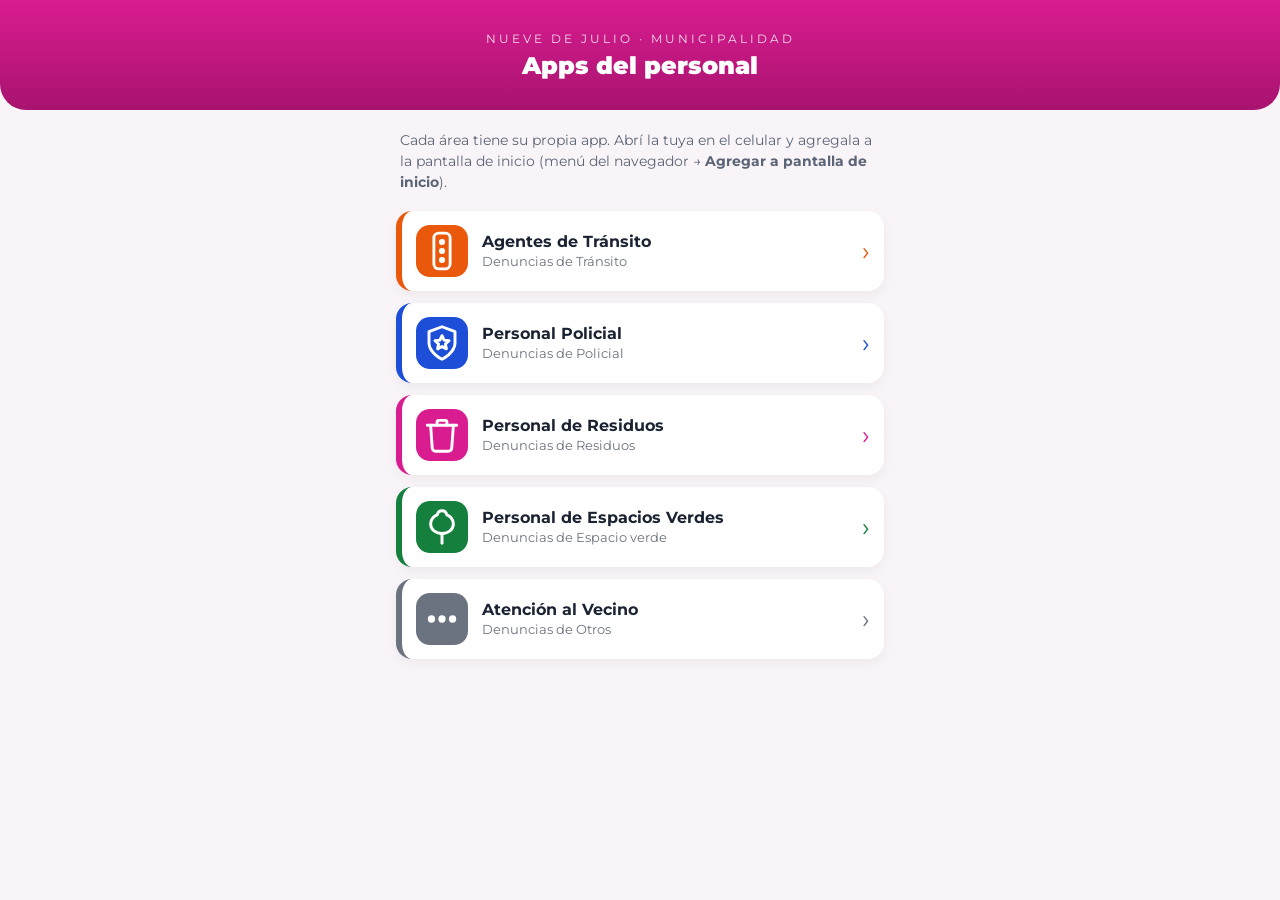
<file: app-9dejulio/agentes/index.html>
<!DOCTYPE html>
<html lang="es">
<head>
<meta charset="UTF-8">
<meta name="viewport" content="width=device-width, initial-scale=1">
<title>Personal municipal · 9 de Julio</title>
<link href="https://fonts.googleapis.com/css2?family=Montserrat:wght@400;700;800;900&display=swap" rel="stylesheet">
<script>
  // enlaces viejos del piloto (?area=transito) → carpeta de la mini app
  const a = new URLSearchParams(location.search).get("area"); if (a) location.replace(a + "/");
</script>
<style>
  *{box-sizing:border-box;margin:0;padding:0}
  body{font-family:"Montserrat",Arial,sans-serif;background:#f8f4f7;color:#1b2333;min-height:100vh}
  header{background:linear-gradient(180deg,#d91c90,#a8136f);color:#fff;padding:28px 22px 30px;border-radius:0 0 26px 26px;text-align:center}
  header small{letter-spacing:3px;font-size:12px;opacity:.85} header h1{font-size:24px;font-weight:900;margin-top:4px}
  main{max-width:520px;margin:0 auto;padding:20px 16px 40px;display:flex;flex-direction:column;gap:12px}
  p.int{font-size:14px;color:#5b6577;line-height:1.5;padding:0 4px 6px}
  .mini{display:flex;align-items:center;gap:14px;background:#fff;border-radius:16px;padding:14px;text-decoration:none;color:inherit;
    box-shadow:0 4px 12px rgba(0,0,0,.05);border-left:6px solid var(--c)}
  .mini img{width:52px;height:52px;border-radius:14px}
  .mini span{flex:1} .mini b{display:block;font-size:16px} .mini small{font-size:12.5px;color:#6b7280}
  .mini i{font-style:normal;font-size:26px;color:var(--c)}
</style>
</head>
<body>
<header><small>NUEVE DE JULIO · MUNICIPALIDAD</small><h1>Apps del personal</h1></header>
<main>
  <p class="int">Cada área tiene su propia app. Abrí la tuya en el celular y agregala a la pantalla de inicio (menú del navegador → <b>Agregar a pantalla de inicio</b>).</p>
    <a class="mini" href="transito/" style="--c:#ea580c"><img src="transito/icono.svg" alt=""><span><b>Agentes de Tránsito</b><small>Denuncias de Tránsito</small></span><i>›</i></a>
    <a class="mini" href="policial/" style="--c:#1d4ed8"><img src="policial/icono.svg" alt=""><span><b>Personal Policial</b><small>Denuncias de Policial</small></span><i>›</i></a>
    <a class="mini" href="residuos/" style="--c:#d91c90"><img src="residuos/icono.svg" alt=""><span><b>Personal de Residuos</b><small>Denuncias de Residuos</small></span><i>›</i></a>
    <a class="mini" href="espacio-verde/" style="--c:#15803d"><img src="espacio-verde/icono.svg" alt=""><span><b>Personal de Espacios Verdes</b><small>Denuncias de Espacio verde</small></span><i>›</i></a>
    <a class="mini" href="otros/" style="--c:#6b7280"><img src="otros/icono.svg" alt=""><span><b>Atención al Vecino</b><small>Denuncias de Otros</small></span><i>›</i></a>
</main>
</body>
</html>
</file>
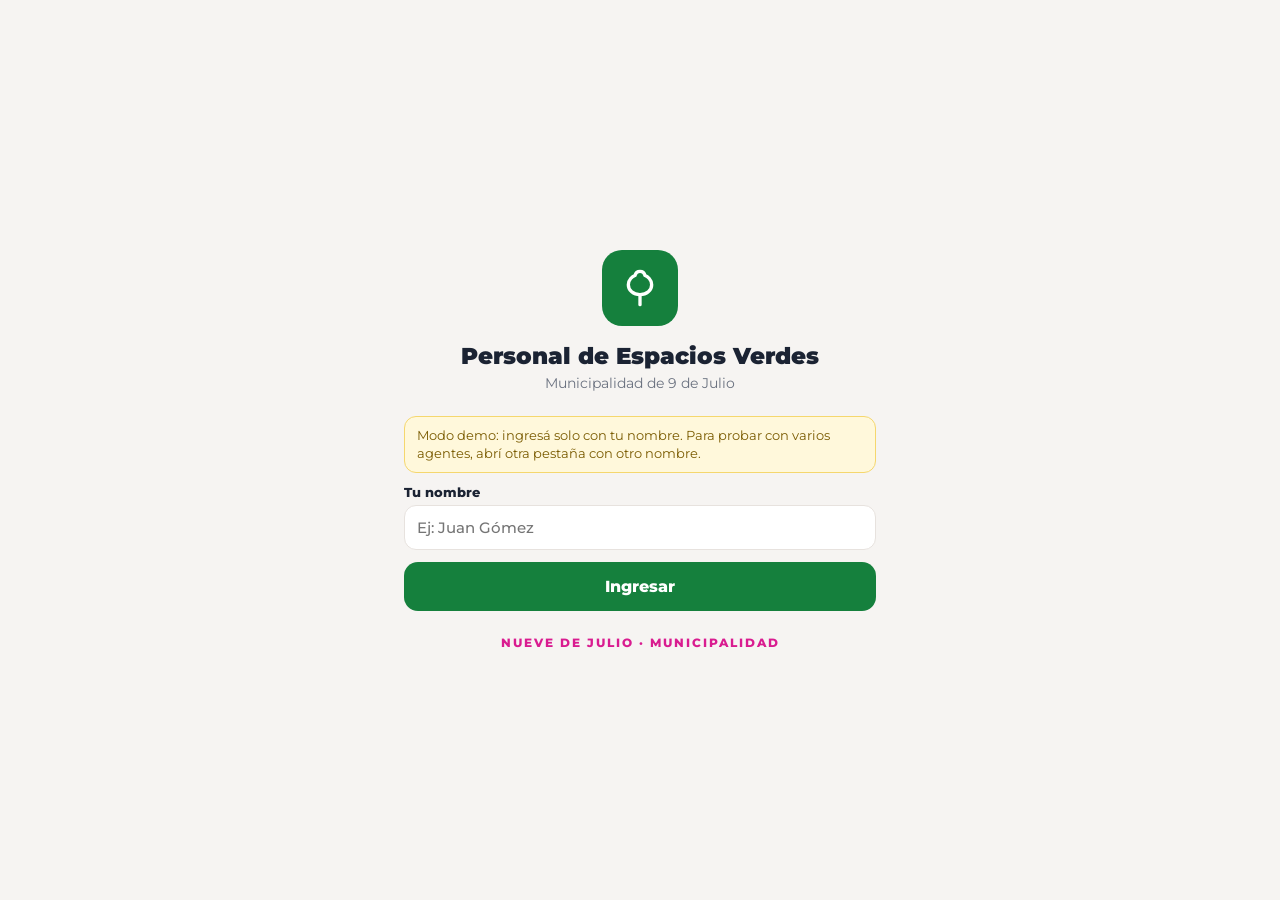
<file: app-9dejulio/agentes/espacio-verde/index.html>
<!DOCTYPE html>
<html lang="es" data-area="espacio-verde">
<head>
<meta charset="UTF-8">
<meta name="viewport" content="width=device-width, initial-scale=1, viewport-fit=cover">
<meta name="theme-color" content="#15803d">
<link rel="manifest" href="manifest.json">
<link rel="icon" href="icono.svg">
<link rel="apple-touch-icon" href="icono.svg">
<title>Personal de Espacios Verdes · 9 de Julio</title>
<link rel="preconnect" href="https://fonts.googleapis.com">
<link href="https://fonts.googleapis.com/css2?family=Montserrat:wght@400;600;700;800;900&display=swap" rel="stylesheet">
<link rel="stylesheet" href="../estilos.css">
</head>
<body>
<div class="app" id="app"></div>
<div class="hoja" id="hoja"><div class="velo" onclick="cerrarHoja()"></div><div class="panel" id="panel"></div></div>
<div class="toast" id="toast"></div>
<script type="module" src="../app.js"></script>
</body>
</html>
</file>
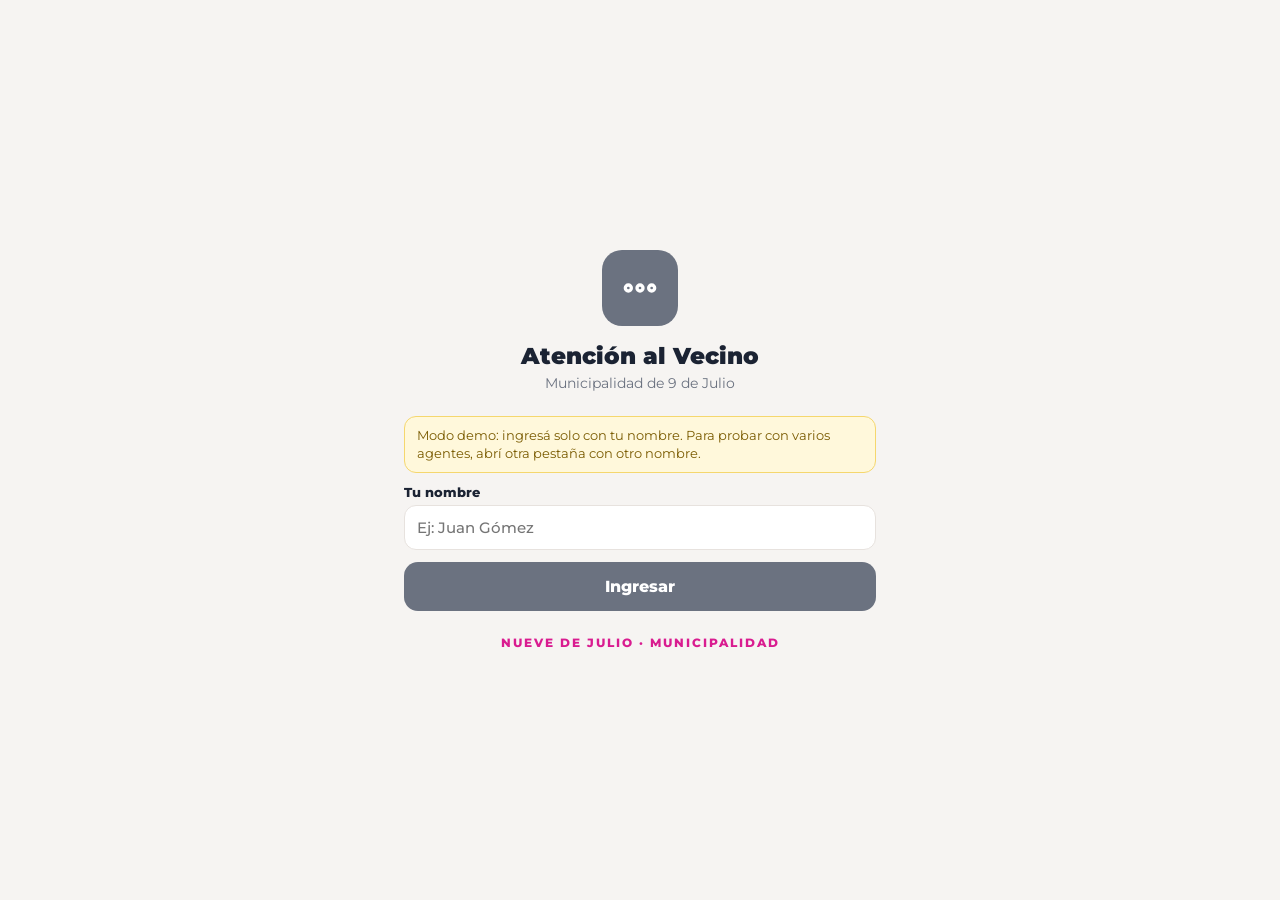
<file: app-9dejulio/agentes/otros/index.html>
<!DOCTYPE html>
<html lang="es" data-area="otros">
<head>
<meta charset="UTF-8">
<meta name="viewport" content="width=device-width, initial-scale=1, viewport-fit=cover">
<meta name="theme-color" content="#6b7280">
<link rel="manifest" href="manifest.json">
<link rel="icon" href="icono.svg">
<link rel="apple-touch-icon" href="icono.svg">
<title>Atención al Vecino · 9 de Julio</title>
<link rel="preconnect" href="https://fonts.googleapis.com">
<link href="https://fonts.googleapis.com/css2?family=Montserrat:wght@400;600;700;800;900&display=swap" rel="stylesheet">
<link rel="stylesheet" href="../estilos.css">
</head>
<body>
<div class="app" id="app"></div>
<div class="hoja" id="hoja"><div class="velo" onclick="cerrarHoja()"></div><div class="panel" id="panel"></div></div>
<div class="toast" id="toast"></div>
<script type="module" src="../app.js"></script>
</body>
</html>
</file>
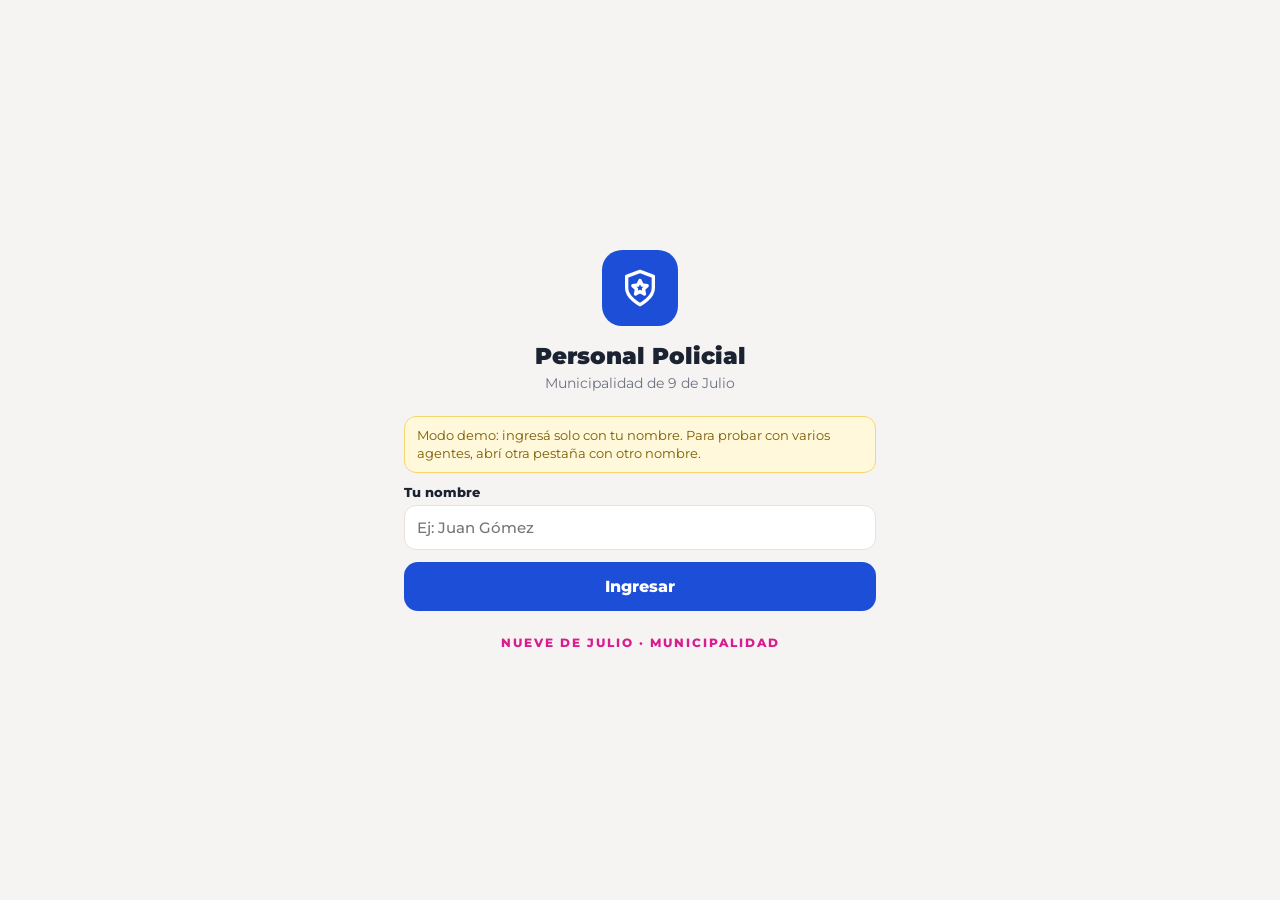
<file: app-9dejulio/agentes/policial/index.html>
<!DOCTYPE html>
<html lang="es" data-area="policial">
<head>
<meta charset="UTF-8">
<meta name="viewport" content="width=device-width, initial-scale=1, viewport-fit=cover">
<meta name="theme-color" content="#1d4ed8">
<link rel="manifest" href="manifest.json">
<link rel="icon" href="icono.svg">
<link rel="apple-touch-icon" href="icono.svg">
<title>Personal Policial · 9 de Julio</title>
<link rel="preconnect" href="https://fonts.googleapis.com">
<link href="https://fonts.googleapis.com/css2?family=Montserrat:wght@400;600;700;800;900&display=swap" rel="stylesheet">
<link rel="stylesheet" href="../estilos.css">
</head>
<body>
<div class="app" id="app"></div>
<div class="hoja" id="hoja"><div class="velo" onclick="cerrarHoja()"></div><div class="panel" id="panel"></div></div>
<div class="toast" id="toast"></div>
<script type="module" src="../app.js"></script>
</body>
</html>
</file>
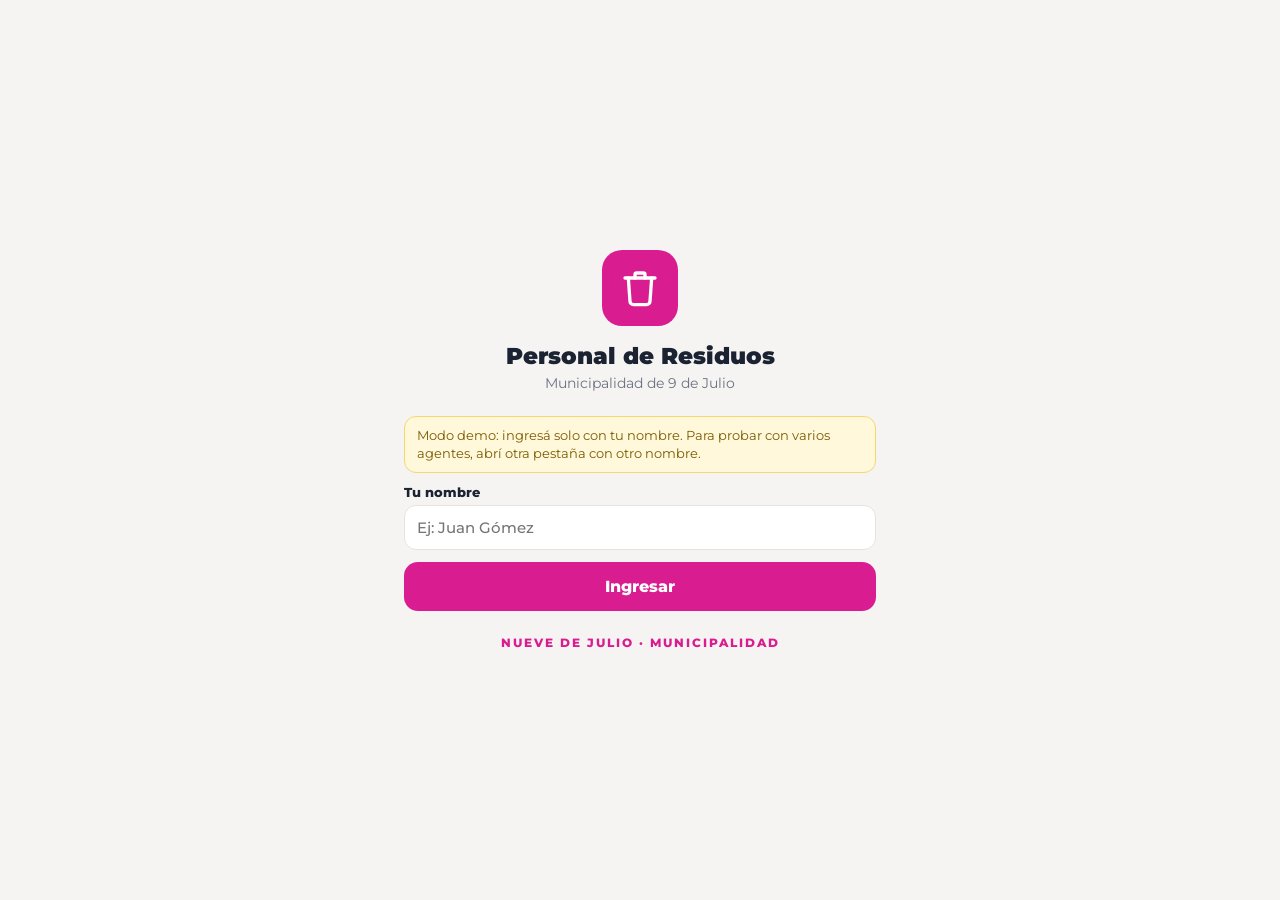
<file: app-9dejulio/agentes/residuos/index.html>
<!DOCTYPE html>
<html lang="es" data-area="residuos">
<head>
<meta charset="UTF-8">
<meta name="viewport" content="width=device-width, initial-scale=1, viewport-fit=cover">
<meta name="theme-color" content="#d91c90">
<link rel="manifest" href="manifest.json">
<link rel="icon" href="icono.svg">
<link rel="apple-touch-icon" href="icono.svg">
<title>Personal de Residuos · 9 de Julio</title>
<link rel="preconnect" href="https://fonts.googleapis.com">
<link href="https://fonts.googleapis.com/css2?family=Montserrat:wght@400;600;700;800;900&display=swap" rel="stylesheet">
<link rel="stylesheet" href="../estilos.css">
</head>
<body>
<div class="app" id="app"></div>
<div class="hoja" id="hoja"><div class="velo" onclick="cerrarHoja()"></div><div class="panel" id="panel"></div></div>
<div class="toast" id="toast"></div>
<script type="module" src="../app.js"></script>
</body>
</html>
</file>
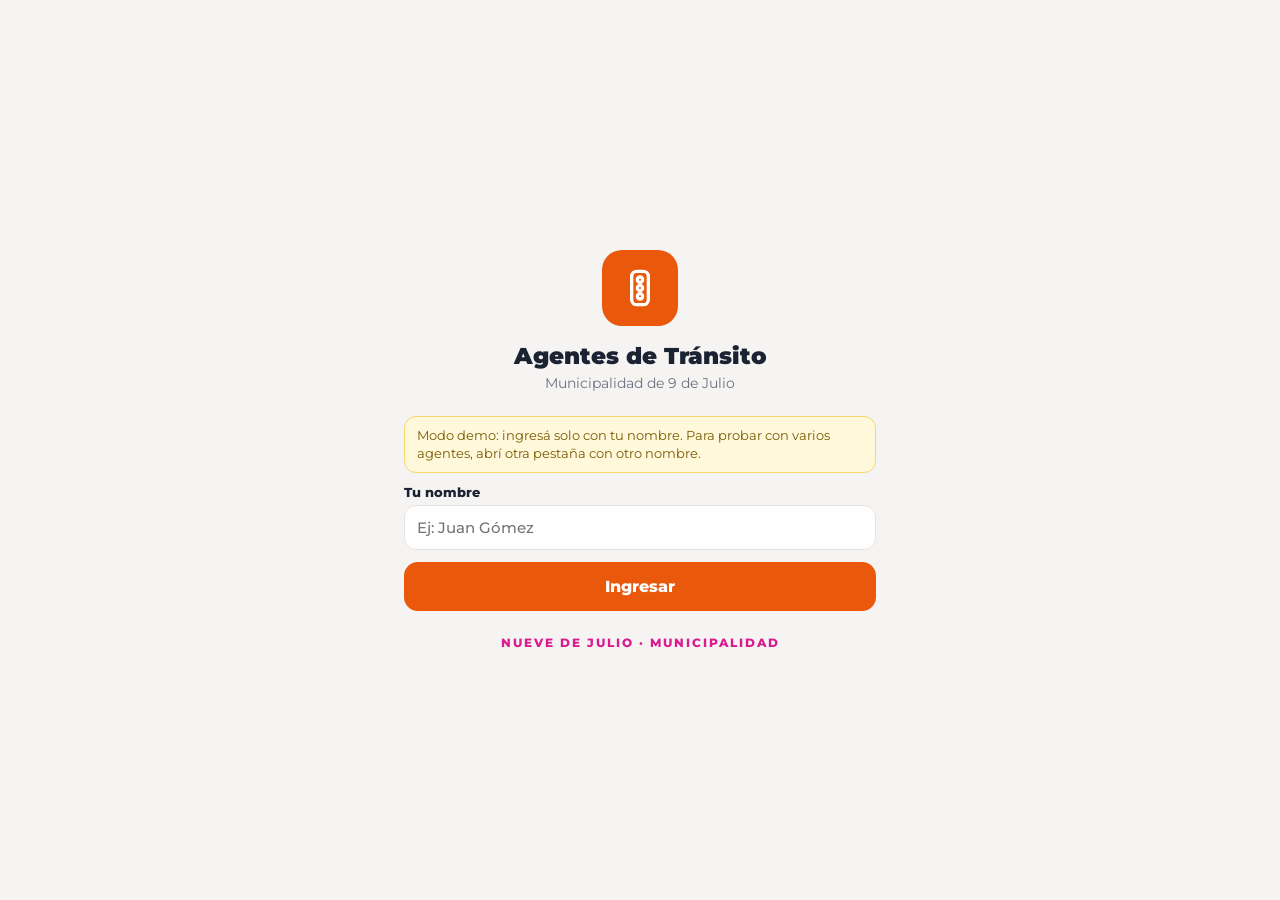
<file: app-9dejulio/agentes/transito/index.html>
<!DOCTYPE html>
<html lang="es" data-area="transito">
<head>
<meta charset="UTF-8">
<meta name="viewport" content="width=device-width, initial-scale=1, viewport-fit=cover">
<meta name="theme-color" content="#ea580c">
<link rel="manifest" href="manifest.json">
<link rel="icon" href="icono.svg">
<link rel="apple-touch-icon" href="icono.svg">
<title>Agentes de Tránsito · 9 de Julio</title>
<link rel="preconnect" href="https://fonts.googleapis.com">
<link href="https://fonts.googleapis.com/css2?family=Montserrat:wght@400;600;700;800;900&display=swap" rel="stylesheet">
<link rel="stylesheet" href="../estilos.css">
</head>
<body>
<div class="app" id="app"></div>
<div class="hoja" id="hoja"><div class="velo" onclick="cerrarHoja()"></div><div class="panel" id="panel"></div></div>
<div class="toast" id="toast"></div>
<script type="module" src="../app.js"></script>
</body>
</html>
</file>
<file: app-9dejulio/agentes/estilos.css>
/* Estilos compartidos por todas las mini apps de personal */
  :root{
    --area:#ea580c; --area-osc:#b84306; --area-claro:#fff1e8;
    --muni:#d91c90; --fondo:#f6f4f2; --texto:#1b2333; --suave:#6b7280; --borde:#e7e2de;
    --rojo:#c8102e; --verde:#15803d; --azul:#1d4ed8;
  }
  *{box-sizing:border-box;margin:0;padding:0}
  body{font-family:"Montserrat","Segoe UI",Roboto,Arial,sans-serif;background:var(--fondo);color:var(--texto);min-height:100vh}
  button{font-family:inherit;cursor:pointer}
  .app{max-width:520px;margin:0 auto;min-height:100vh;display:flex;flex-direction:column;background:var(--fondo)}

  header{background:linear-gradient(180deg,var(--area),var(--area-osc));color:#fff;padding:calc(14px + env(safe-area-inset-top)) 18px 16px;
    border-radius:0 0 22px 22px;position:sticky;top:0;z-index:5}
  .h-fila{display:flex;align-items:center;gap:12px}
  .h-ico{width:42px;height:42px;border-radius:12px;background:rgba(255,255,255,.2);display:flex;align-items:center;justify-content:center}
  .h-ico svg{width:24px;height:24px}
  .h-tit{flex:1}
  .h-tit small{display:block;font-size:11px;opacity:.85;letter-spacing:1.5px;text-transform:uppercase}
  .h-tit b{font-size:19px;font-weight:800}
  .h-salir{background:rgba(255,255,255,.18);border:none;color:#fff;border-radius:10px;padding:8px 10px;font-size:12px;font-weight:700}
  .servicio{margin-top:14px;display:flex;align-items:center;gap:10px;background:rgba(0,0,0,.14);border-radius:14px;padding:10px 12px}
  .servicio .txt{flex:1;font-size:13px;line-height:1.3}
  .servicio .txt b{display:block;font-size:14px}
  .switch{position:relative;width:52px;height:30px;border-radius:30px;background:rgba(255,255,255,.35);border:none;flex-shrink:0;transition:background .2s}
  .switch::after{content:"";position:absolute;top:3px;left:3px;width:24px;height:24px;border-radius:50%;background:#fff;transition:left .2s}
  .switch.on{background:#22c55e}.switch.on::after{left:25px}

  .demo-aviso{margin:12px 16px 0;background:#fff8db;border:1px solid #f5d76e;color:#7a5b00;border-radius:12px;padding:10px 12px;font-size:12.5px;line-height:1.4}
  .avisos-btn{margin:12px 16px 0;background:#fff;border:2px dashed var(--area);color:var(--area-osc);border-radius:12px;padding:11px;font-weight:800;font-size:13.5px}

  .tabs{display:flex;gap:6px;padding:14px 16px 6px}
  .tab{flex:1;border:none;background:#fff;border-radius:12px;padding:10px 4px;font-weight:700;font-size:13px;color:var(--suave);position:relative}
  .tab.sel{background:var(--texto);color:#fff}
  .tab .n{display:inline-block;min-width:20px;padding:1px 6px;border-radius:10px;background:var(--rojo);color:#fff;font-size:11px;margin-left:4px}
  .lista{padding:8px 16px 30px;display:flex;flex-direction:column;gap:12px}
  .vacio{text-align:center;color:var(--suave);padding:40px 10px;font-size:14px}
  .vacio div{font-size:40px;margin-bottom:8px}

  .card{background:#fff;border-radius:16px;padding:14px;box-shadow:0 3px 10px rgba(0,0,0,.05);display:flex;gap:12px;border:none;text-align:left;width:100%;color:inherit;
    border-left:5px solid var(--c,var(--area))}
  .card.nueva{animation:destello 1.2s ease 2}
  @keyframes destello{50%{box-shadow:0 0 0 4px rgba(234,88,12,.35)}}
  .card img{width:74px;height:74px;border-radius:12px;object-fit:cover;flex-shrink:0;background:var(--area-claro)}
  .card .sinfoto{width:74px;height:74px;border-radius:12px;background:var(--area-claro);display:flex;align-items:center;justify-content:center;color:var(--area);flex-shrink:0}
  .card .cuerpo{flex:1;min-width:0}
  .card .arriba{display:flex;justify-content:space-between;gap:6px;font-size:11.5px;color:var(--suave);font-weight:600}
  .card p{font-size:14px;font-weight:600;margin:4px 0 6px;display:-webkit-box;-webkit-line-clamp:2;-webkit-box-orient:vertical;overflow:hidden}
  .chip{display:inline-flex;align-items:center;gap:4px;font-size:11px;font-weight:800;padding:3px 8px;border-radius:20px;background:var(--fondo);color:var(--texto);margin:2px 4px 0 0}
  .chip.cerca{background:#dcfce7;color:var(--verde)}
  .chip.estado{color:#fff;background:var(--c)}

  /* hoja de detalle */
  .hoja{position:fixed;inset:0;z-index:20;display:none}
  .hoja.abierta{display:block}
  .hoja .velo{position:absolute;inset:0;background:rgba(0,0,0,.45)}
  .hoja .panel{position:absolute;left:0;right:0;bottom:0;max-width:520px;margin:0 auto;max-height:92vh;overflow-y:auto;background:var(--fondo);
    border-radius:22px 22px 0 0;padding:10px 18px calc(22px + env(safe-area-inset-bottom));animation:sube .25s ease}
  @keyframes sube{from{transform:translateY(40%);opacity:.4}}
  .agarre{width:44px;height:5px;border-radius:3px;background:#cfc8c2;margin:4px auto 12px}
  .panel h2{font-size:19px;font-weight:800;margin-bottom:4px}
  .panel .meta{font-size:12.5px;color:var(--suave);margin-bottom:12px}
  .panel .foto{width:100%;border-radius:14px;max-height:260px;object-fit:cover;margin-bottom:12px}
  .bloque{background:#fff;border-radius:14px;padding:12px 14px;margin-bottom:10px;font-size:14px;line-height:1.45}
  .bloque small{display:block;font-size:11px;font-weight:800;color:var(--suave);text-transform:uppercase;letter-spacing:.5px;margin-bottom:3px}
  .acciones{display:flex;flex-direction:column;gap:10px;margin-top:14px}
  .b{border:none;border-radius:14px;padding:15px;font-size:16px;font-weight:800;color:#fff;background:var(--area);display:flex;align-items:center;justify-content:center;gap:8px;text-decoration:none}
  .b.sec{background:#fff;color:var(--texto);border:2px solid var(--borde)}
  .b.azul{background:var(--azul)} .b.verde{background:var(--verde)}
  .b.chico{padding:11px;font-size:14px}
  .b:disabled{opacity:.55}
  .fila2{display:flex;gap:10px}.fila2>*{flex:1;min-width:0}
  form.inf input,form.inf select,form.inf textarea{width:100%}

  form.inf{display:flex;flex-direction:column;gap:12px}
  form.inf label{font-size:12.5px;font-weight:800;display:flex;flex-direction:column;gap:5px}
  form.inf input,form.inf select,form.inf textarea{border:1.5px solid var(--borde);border-radius:12px;padding:12px;font:inherit;font-size:15px;background:#fff;font-weight:500}
  form.inf textarea{min-height:80px;resize:vertical}
  input.patente{font-size:24px;font-weight:900;letter-spacing:3px;text-transform:uppercase;text-align:center}
  .ayuda{font-size:11.5px;color:var(--suave);font-weight:500}
  .error{background:#fde8ec;color:var(--rojo);border-radius:10px;padding:10px 12px;font-size:13px;font-weight:600}

  /* ingreso */
  .ingreso{flex:1;display:flex;flex-direction:column;justify-content:center;padding:30px 24px}
  .ingreso .logo{width:76px;height:76px;border-radius:20px;background:var(--area);color:#fff;display:flex;align-items:center;justify-content:center;margin:0 auto 16px}
  .ingreso .logo svg{width:40px;height:40px}
  .ingreso h1{text-align:center;font-size:23px;font-weight:900}
  .ingreso p.sub{text-align:center;color:var(--suave);font-size:14px;margin:4px 0 24px}
  .ingreso .muni{text-align:center;color:var(--muni);font-weight:800;font-size:12px;letter-spacing:2px;margin-top:24px}
  .toast{position:fixed;left:50%;bottom:24px;transform:translateX(-50%);background:var(--texto);color:#fff;padding:12px 18px;border-radius:12px;font-size:14px;font-weight:600;z-index:40;max-width:90%;text-align:center;display:none}
</file>
